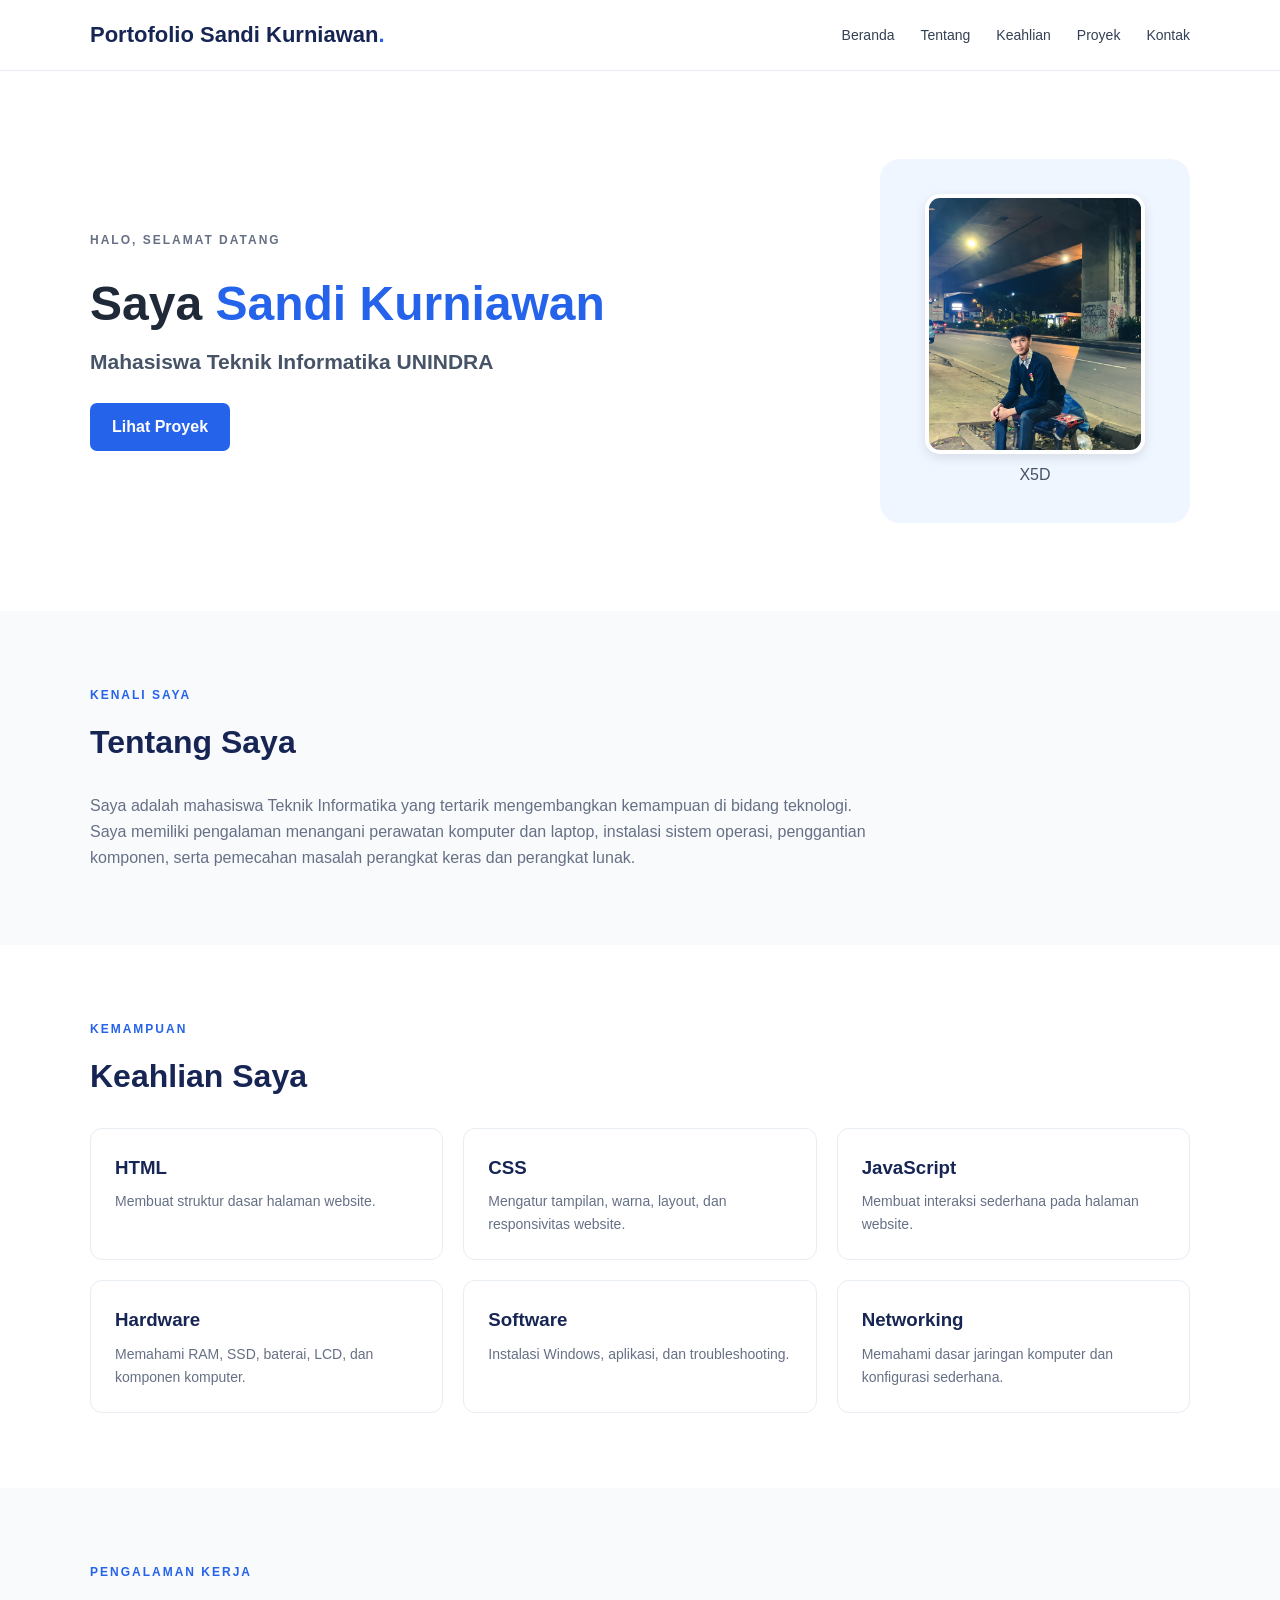
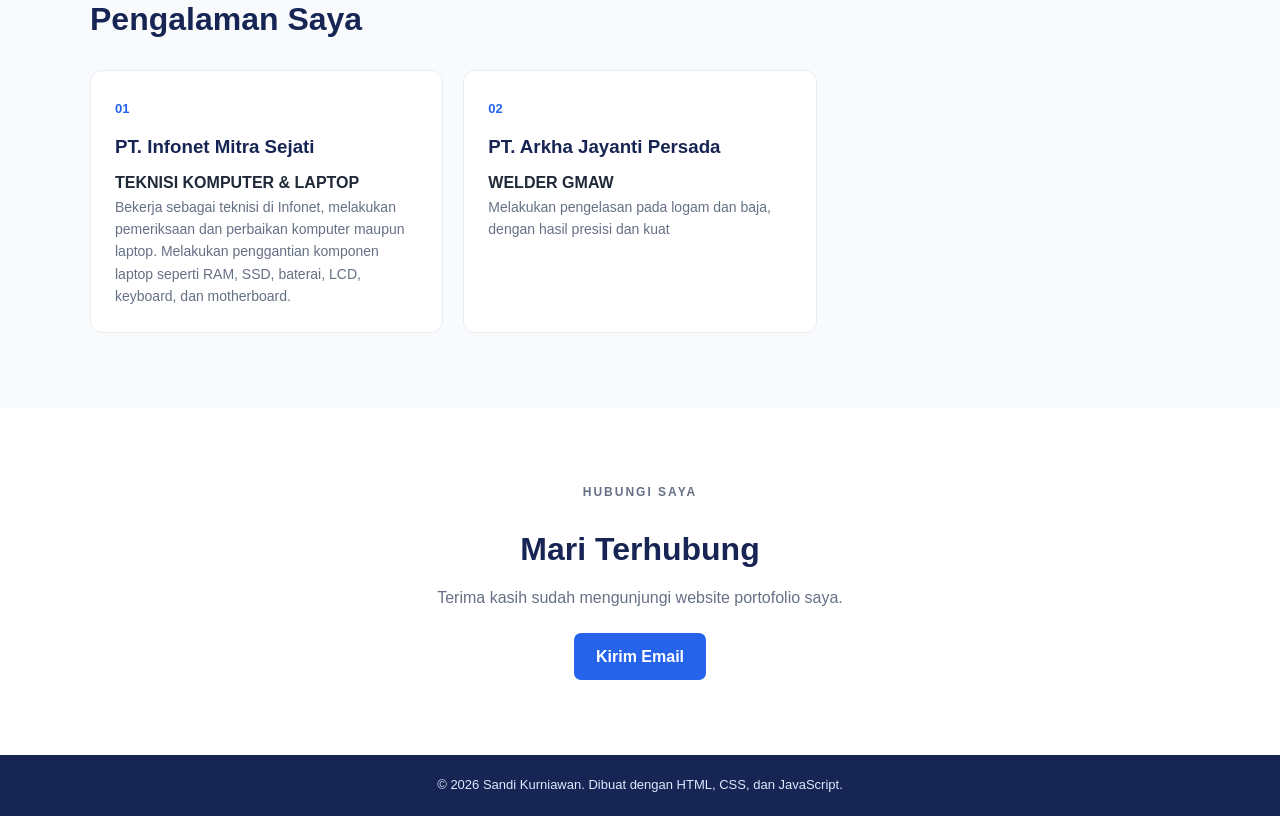
<file: index.html>
<!DOCTYPE html>
<html lang="id">
<head>
    <meta charset="UTF-8">
    <meta name="viewport" content="width=device-width, initial-scale=1.0">
    <title>Portofolio Sandi</title>
    <link rel="stylesheet" href="style.css">
</head>
<body>

    <!-- Navbar -->
    <header>
        <nav class="navbar container">
            <a href="#home" class="logo">Portofolio Sandi Kurniawan<span>.</span></a>

            <button class="menu-toggle" id="menu-toggle">☰</button>

            <ul class="nav-links" id="nav-links">
                <li><a href="#home">Beranda</a></li>
                <li><a href="#about">Tentang</a></li>
                <li><a href="#skills">Keahlian</a></li>
                <li><a href="#projects">Proyek</a></li>
                <li><a href="#contact">Kontak</a></li>
            </ul>
        </nav>
    </header>

    <!-- Beranda -->
    <section class="hero container" id="home">
        <div class="hero-text">
            <p class="eyebrow">HALO, SELAMAT DATANG</p>

            <h1>Saya <span>Sandi Kurniawan</span></h1>

            <h2>Mahasiswa Teknik Informatika UNINDRA</h2>

            <p>
                
            </p>

            <a href="#projects" class="button">Lihat Proyek</a>
        </div>

        <div class="hero-card">
    <img src="img/foto-saya.jpg" alt="Foto Profil Saya" class="profile-photo">
    <p>X5D</p>
</div>
    </section>

    <!-- Tentang Saya -->
    <section class="section alt" id="about">
        <div class="container">
            <p class="eyebrow">KENALI SAYA</p>
            <h2 class="section-title">Tentang Saya</h2>

            <p class="about-text">
                Saya adalah mahasiswa Teknik Informatika yang tertarik
                mengembangkan kemampuan di bidang teknologi. Saya memiliki
                pengalaman menangani perawatan komputer dan laptop,
                instalasi sistem operasi, penggantian komponen, serta
                pemecahan masalah perangkat keras dan perangkat lunak.
            </p>
        </div>
    </section>

    <!-- Keahlian -->
    <section class="section container" id="skills">
        <p class="eyebrow">KEMAMPUAN</p>
        <h2 class="section-title">Keahlian Saya</h2>

        <div class="grid">
            <div class="card">
                <h3>HTML</h3>
                <p>Membuat struktur dasar halaman website.</p>
            </div>

            <div class="card">
                <h3>CSS</h3>
                <p>Mengatur tampilan, warna, layout, dan responsivitas website.</p>
            </div>

            <div class="card">
                <h3>JavaScript</h3>
                <p>Membuat interaksi sederhana pada halaman website.</p>
            </div>

            <div class="card">
                <h3>Hardware</h3>
                <p>Memahami RAM, SSD, baterai, LCD, dan komponen komputer.</p>
            </div>

            <div class="card">
                <h3>Software</h3>
                <p>Instalasi Windows, aplikasi, dan troubleshooting.</p>
            </div>

            <div class="card">
                <h3>Networking</h3>
                <p>Memahami dasar jaringan komputer dan konfigurasi sederhana.</p>
            </div>
        </div>
    </section>

    <!-- Proyek -->
     
<!-- Pengalaman Kerja -->
<section class="section alt" id="projects">
    <div class="container">
        <p class="eyebrow">PENGALAMAN KERJA</p>
        <h2 class="section-title">Pengalaman Saya</h2>

        <div class="grid">

            <div class="card">
                <span class="project-number">01</span>
                <h3>PT. Infonet Mitra Sejati</h3>
                <b>TEKNISI KOMPUTER & LAPTOP</b>
                <p>
                    Bekerja sebagai teknisi di Infonet,
                    melakukan pemeriksaan dan perbaikan
                    komputer maupun laptop. Melakukan penggantian komponen laptop
                    seperti RAM, SSD, baterai, LCD,
                    keyboard, dan motherboard.
                </p>
            </div>

            <div class="card">
                <span class="project-number">02</span>
                <h3>PT. Arkha Jayanti Persada </h3>
                <b>WELDER GMAW</b>
                <p>
                    Melakukan pengelasan pada logam dan baja, dengan hasil presisi dan kuat
                </p>
            </div>


        </div>
    </div>
</section>
<!-- Kontak -->
    <section class="section container contact" id="contact">
        <p class="eyebrow">HUBUNGI SAYA</p>
        <h2 class="section-title">Mari Terhubung</h2>

        <p>Terima kasih sudah mengunjungi website portofolio saya.</p>

        <a href="mailto:emailkamu@example.com" class="button">
            Kirim Email
        </a>
    </section>

    <!-- Footer -->
    <footer>
        <p>
            © <span id="year"></span> Sandi Kurniawan.
            Dibuat dengan HTML, CSS, dan JavaScript.
        </p>
    </footer>

    <script src="script.js"></script>
</body>
</html>
</file>
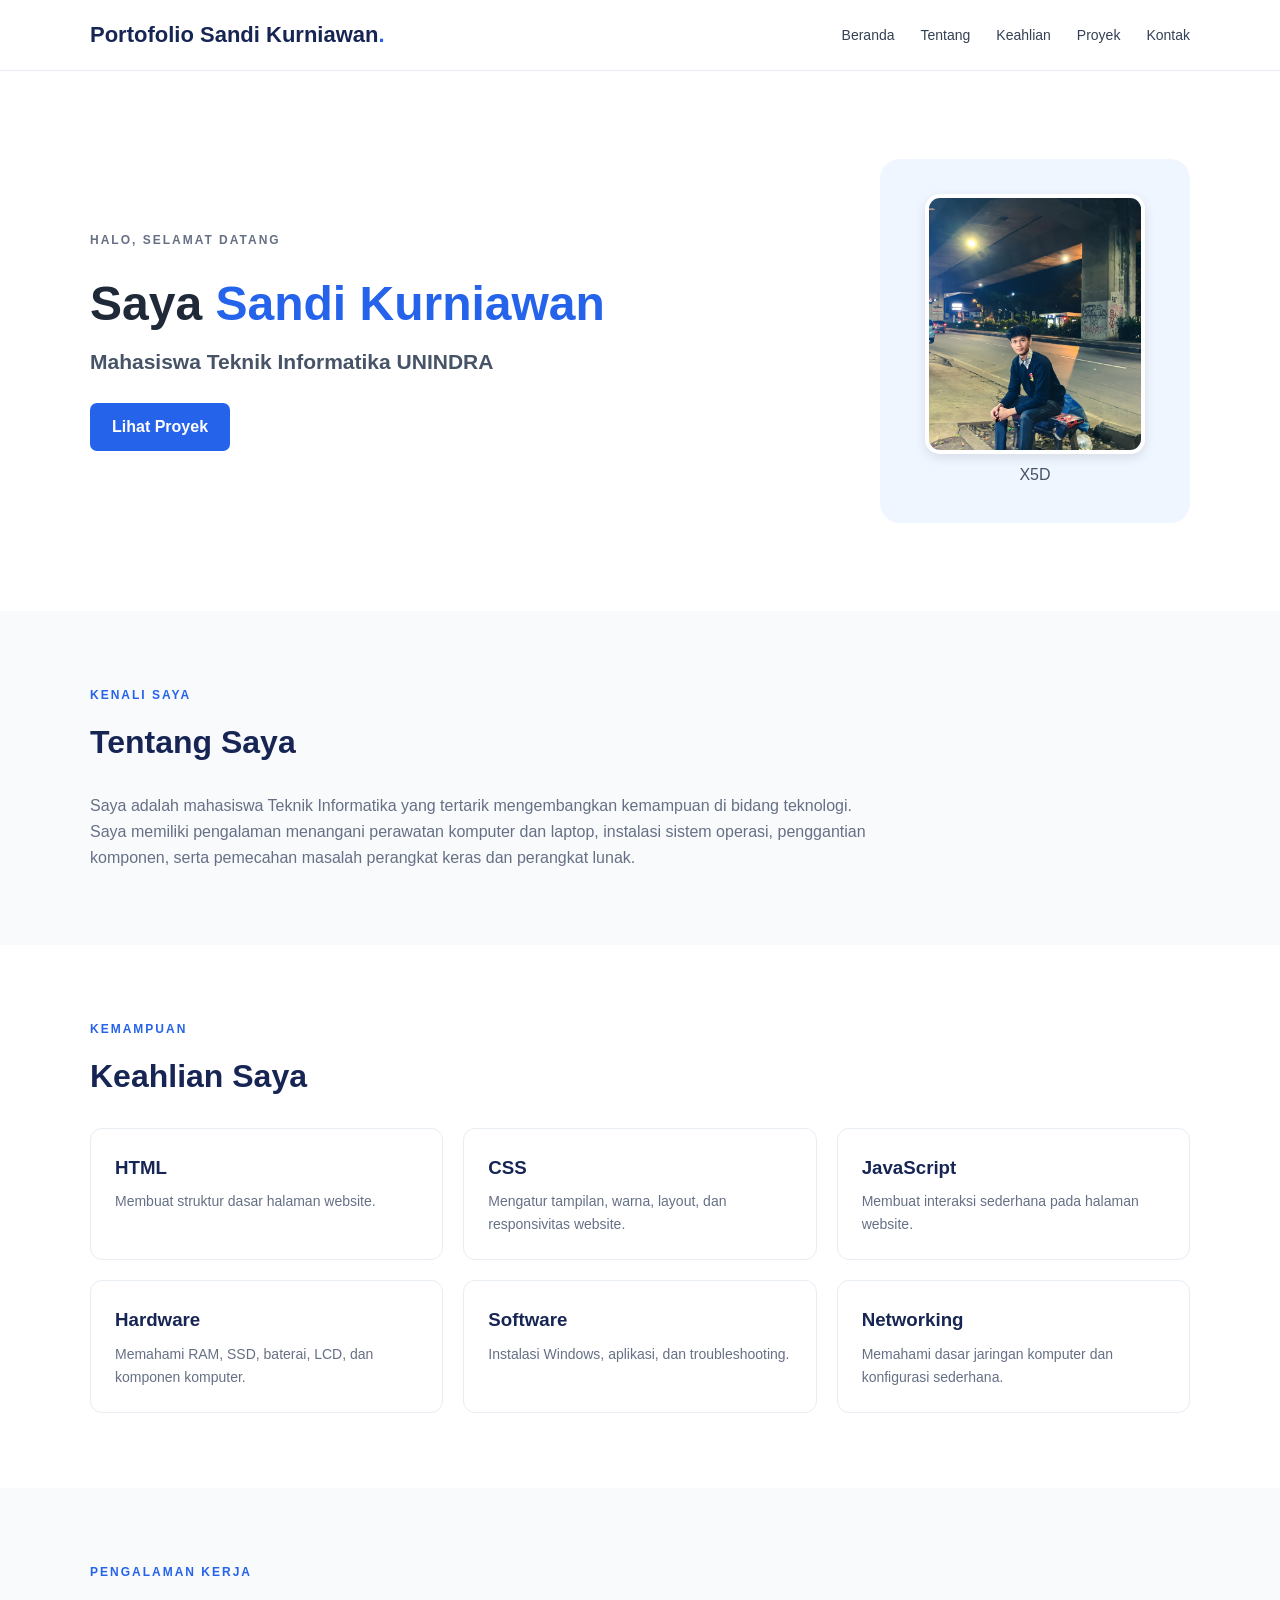
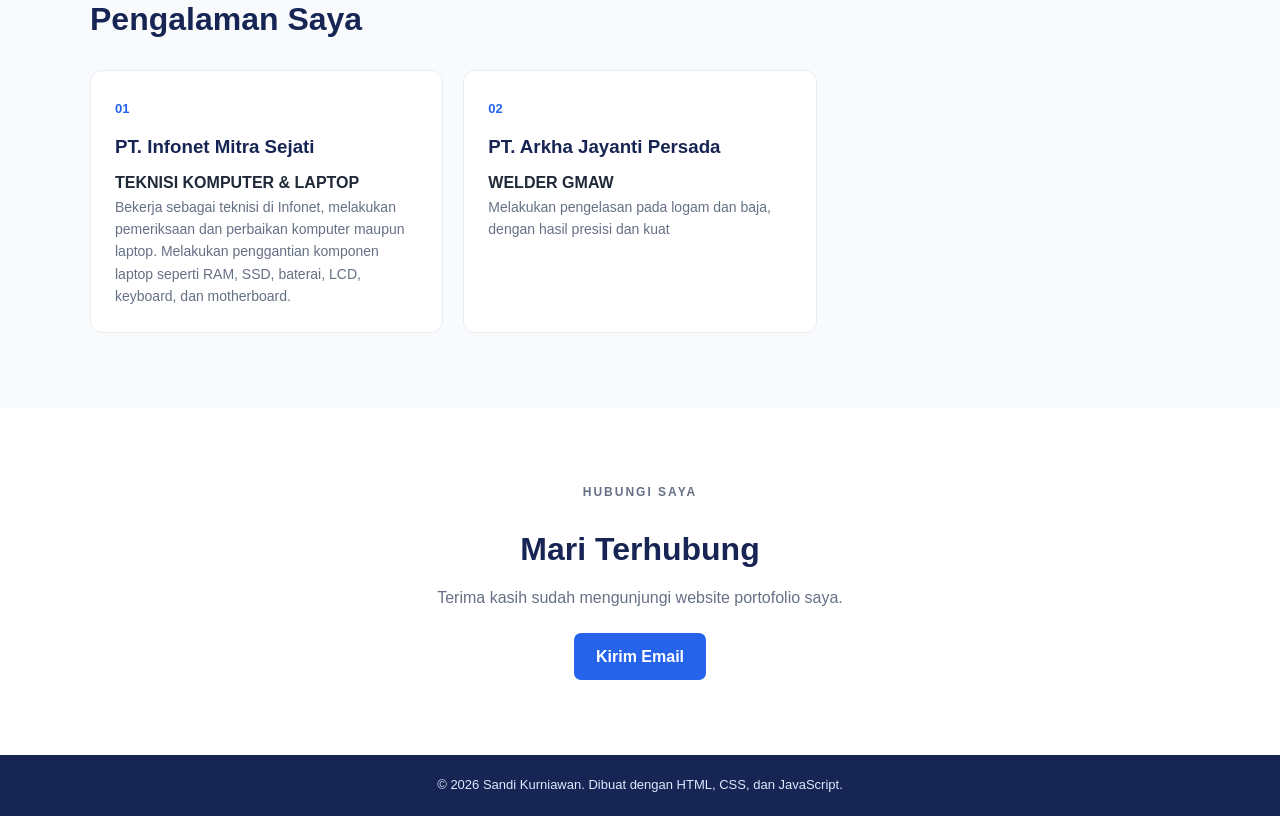
<file: index.html.html>
<!DOCTYPE html>
<html lang="id">
<head>
    <meta charset="UTF-8">
    <meta name="viewport" content="width=device-width, initial-scale=1.0">
    <title>Portofolio Sandi</title>
    <link rel="stylesheet" href="style.css">
</head>
<body>

    <!-- Navbar -->
    <header>
        <nav class="navbar container">
            <a href="#home" class="logo">Portofolio Sandi Kurniawan<span>.</span></a>

            <button class="menu-toggle" id="menu-toggle">☰</button>

            <ul class="nav-links" id="nav-links">
                <li><a href="#home">Beranda</a></li>
                <li><a href="#about">Tentang</a></li>
                <li><a href="#skills">Keahlian</a></li>
                <li><a href="#projects">Proyek</a></li>
                <li><a href="#contact">Kontak</a></li>
            </ul>
        </nav>
    </header>

    <!-- Beranda -->
    <section class="hero container" id="home">
        <div class="hero-text">
            <p class="eyebrow">HALO, SELAMAT DATANG</p>

            <h1>Saya <span>Sandi Kurniawan</span></h1>

            <h2>Mahasiswa Teknik Informatika UNINDRA</h2>

            <p>
                
            </p>

            <a href="#projects" class="button">Lihat Proyek</a>
        </div>

        <div class="hero-card">
    <img src="img/foto-saya.jpg" alt="Foto Profil Saya" class="profile-photo">
    <p>X5D</p>
</div>
    </section>

    <!-- Tentang Saya -->
    <section class="section alt" id="about">
        <div class="container">
            <p class="eyebrow">KENALI SAYA</p>
            <h2 class="section-title">Tentang Saya</h2>

            <p class="about-text">
                Saya adalah mahasiswa Teknik Informatika yang tertarik
                mengembangkan kemampuan di bidang teknologi. Saya memiliki
                pengalaman menangani perawatan komputer dan laptop,
                instalasi sistem operasi, penggantian komponen, serta
                pemecahan masalah perangkat keras dan perangkat lunak.
            </p>
        </div>
    </section>

    <!-- Keahlian -->
    <section class="section container" id="skills">
        <p class="eyebrow">KEMAMPUAN</p>
        <h2 class="section-title">Keahlian Saya</h2>

        <div class="grid">
            <div class="card">
                <h3>HTML</h3>
                <p>Membuat struktur dasar halaman website.</p>
            </div>

            <div class="card">
                <h3>CSS</h3>
                <p>Mengatur tampilan, warna, layout, dan responsivitas website.</p>
            </div>

            <div class="card">
                <h3>JavaScript</h3>
                <p>Membuat interaksi sederhana pada halaman website.</p>
            </div>

            <div class="card">
                <h3>Hardware</h3>
                <p>Memahami RAM, SSD, baterai, LCD, dan komponen komputer.</p>
            </div>

            <div class="card">
                <h3>Software</h3>
                <p>Instalasi Windows, aplikasi, dan troubleshooting.</p>
            </div>

            <div class="card">
                <h3>Networking</h3>
                <p>Memahami dasar jaringan komputer dan konfigurasi sederhana.</p>
            </div>
        </div>
    </section>

    <!-- Proyek -->
     
<!-- Pengalaman Kerja -->
<section class="section alt" id="projects">
    <div class="container">
        <p class="eyebrow">PENGALAMAN KERJA</p>
        <h2 class="section-title">Pengalaman Saya</h2>

        <div class="grid">

            <div class="card">
                <span class="project-number">01</span>
                <h3>PT. Infonet Mitra Sejati</h3>
                <b>TEKNISI KOMPUTER & LAPTOP</b>
                <p>
                    Bekerja sebagai teknisi di Infonet,
                    melakukan pemeriksaan dan perbaikan
                    komputer maupun laptop. Melakukan penggantian komponen laptop
                    seperti RAM, SSD, baterai, LCD,
                    keyboard, dan motherboard.
                </p>
            </div>

            <div class="card">
                <span class="project-number">02</span>
                <h3>PT. Arkha Jayanti Persada </h3>
                <b>WELDER GMAW</b>
                <p>
                    Melakukan pengelasan pada logam dan baja, dengan hasil presisi dan kuat
                </p>
            </div>


        </div>
    </div>
</section>
<!-- Kontak -->
    <section class="section container contact" id="contact">
        <p class="eyebrow">HUBUNGI SAYA</p>
        <h2 class="section-title">Mari Terhubung</h2>

        <p>Terima kasih sudah mengunjungi website portofolio saya.</p>

        <a href="mailto:emailkamu@example.com" class="button">
            Kirim Email
        </a>
    </section>

    <!-- Footer -->
    <footer>
        <p>
            © <span id="year"></span> Sandi Kurniawan.
            Dibuat dengan HTML, CSS, dan JavaScript.
        </p>
    </footer>

    <script src="script.js"></script>
</body>
</html>
</file>
<file: style.css>
/* Pengaturan dasar */
* {
    margin: 0;
    padding: 0;
    box-sizing: border-box;
}

html {
    scroll-behavior: smooth;
}

body {
    font-family: Arial, sans-serif;
    line-height: 1.6;
    color: #202938;
    background: white;
}

.container {
    width: 90%;
    max-width: 1100px;
    margin: auto;
}

/* Navbar */
header {
    background: white;
    border-bottom: 1px solid #e8edf3;
    position: sticky;
    top: 0;
    z-index: 10;
}

.navbar {
    min-height: 70px;
    display: flex;
    align-items: center;
    justify-content: space-between;
}

.logo {
    color: #172554;
    font-size: 22px;
    font-weight: bold;
    text-decoration: none;
}

.logo span {
    color: #2563eb;
}

.nav-links {
    display: flex;
    gap: 26px;
    list-style: none;
}

.nav-links a {
    color: #344054;
    text-decoration: none;
    font-size: 14px;
}

.nav-links a:hover {
    color: #2563eb;
}

.menu-toggle {
    display: none;
    border: none;
    background: none;
    font-size: 26px;
    cursor: pointer;
}

/* Beranda */
.hero {
    min-height: 540px;
    display: flex;
    align-items: center;
    justify-content: space-between;
    gap: 40px;
    padding-top: 55px;
    padding-bottom: 55px;
}

.hero-text {
    max-width: 570px;
}

.eyebrow {
    color: #2563eb;
    font-size: 12px;
    font-weight: bold;
    letter-spacing: 2px;
    margin-bottom: 12px;
}

.hero h1 {
    font-size: 48px;
    line-height: 1.2;
    margin-bottom: 12px;
}

.hero h1 span {
    color: #2563eb;
}

.hero h2 {
    font-size: 21px;
    color: #475467;
    margin-bottom: 16px;
}

.hero-text p {
    color: #667085;
    margin-bottom: 25px;
}

.button {
    display: inline-block;
    background: #2563eb;
    color: white;
    text-decoration: none;
    padding: 11px 22px;
    border-radius: 7px;
    font-weight: bold;
}

.button:hover {
    background: #1d4ed8;
}

/* Ilustrasi komputer */
.hero-card {
    width: 310px;
    min-width: 250px;
    padding: 35px 20px;
    background: #eff6ff;
    border-radius: 20px;
    text-align: center;
    color: #475467;
}

.monitor {
    width: 190px;
    margin: 0 auto 20px;
}

.screen {
    height: 125px;
    border: 9px solid #172554;
    border-radius: 10px;
    background: #2563eb;
    color: white;
    display: grid;
    place-items: center;
    font-size: 42px;
    font-weight: bold;
}

.stand {
    width: 65px;
    height: 15px;
    margin: auto;
    background: #172554;
    position: relative;
}

.stand::after {
    content: "";
    display: block;
    width: 100px;
    height: 7px;
    background: #172554;
    position: absolute;
    bottom: -7px;
    left: -18px;
    border-radius: 5px;
}

/* Bagian umum */
.section {
    padding: 75px 0;
}

.alt {
    background: #f8fafc;
}

.section-title {
    color: #172554;
    font-size: 32px;
    margin-bottom: 25px;
}

.about-text {
    color: #667085;
    max-width: 800px;
}

/* Keahlian dan proyek */
.grid {
    display: grid;
    grid-template-columns: repeat(3, 1fr);
    gap: 20px;
}

.card {
    background: white;
    border: 1px solid #e8edf3;
    border-radius: 12px;
    padding: 24px;
}

.card h3 {
    color: #172554;
    margin-bottom: 8px;
}

.card p {
    color: #667085;
    font-size: 14px;
}

.project-number {
    color: #2563eb;
    font-weight: bold;
    font-size: 13px;
    display: inline-block;
    margin-bottom: 12px;
}

/* Kontak */
.contact {
    text-align: center;
}

.contact .section-title {
    margin-bottom: 10px;
}

.contact p {
    color: #667085;
    margin-bottom: 22px;
}

/* Footer */
footer {
    background: #172554;
    color: #dbeafe;
    text-align: center;
    padding: 20px;
    font-size: 13px;
}

/* Tampilan tablet dan HP */
@media (max-width: 768px) {
    .menu-toggle {
        display: block;
    }

    .nav-links {
        display: none;
        position: absolute;
        top: 70px;
        left: 0;
        width: 100%;
        background: white;
        flex-direction: column;
        gap: 0;
        padding: 10px 5%;
        border-bottom: 1px solid #e8edf3;
    }

    .nav-links.active {
        display: flex;
    }

    .nav-links a {
        display: block;
        padding: 12px 0;
    }

    .hero {
        flex-direction: column;
        align-items: flex-start;
        min-height: auto;
    }

    .hero-card {
        width: 100%;
    }

    .grid {
        grid-template-columns: repeat(2, 1fr);
    }
}

/* Tampilan HP kecil */
@media (max-width: 520px) {
    .section {
        padding: 55px 0;
    }

    .section-title {
        font-size: 27px;
    }

    .hero h1 {
        font-size: 36px;
    }

    .hero h2 {
        font-size: 18px;
    }

    .grid {
        grid-template-columns: 1fr;
    }
}
/*foto*/
.profile-photo {
    width: 220px;
    height: 260px;
    object-fit: cover;
    border-radius: 15px;
    border: 4px solid white;
    box-shadow: 0 4px 12px rgba(0,0,0,0.1);
}
</file>
